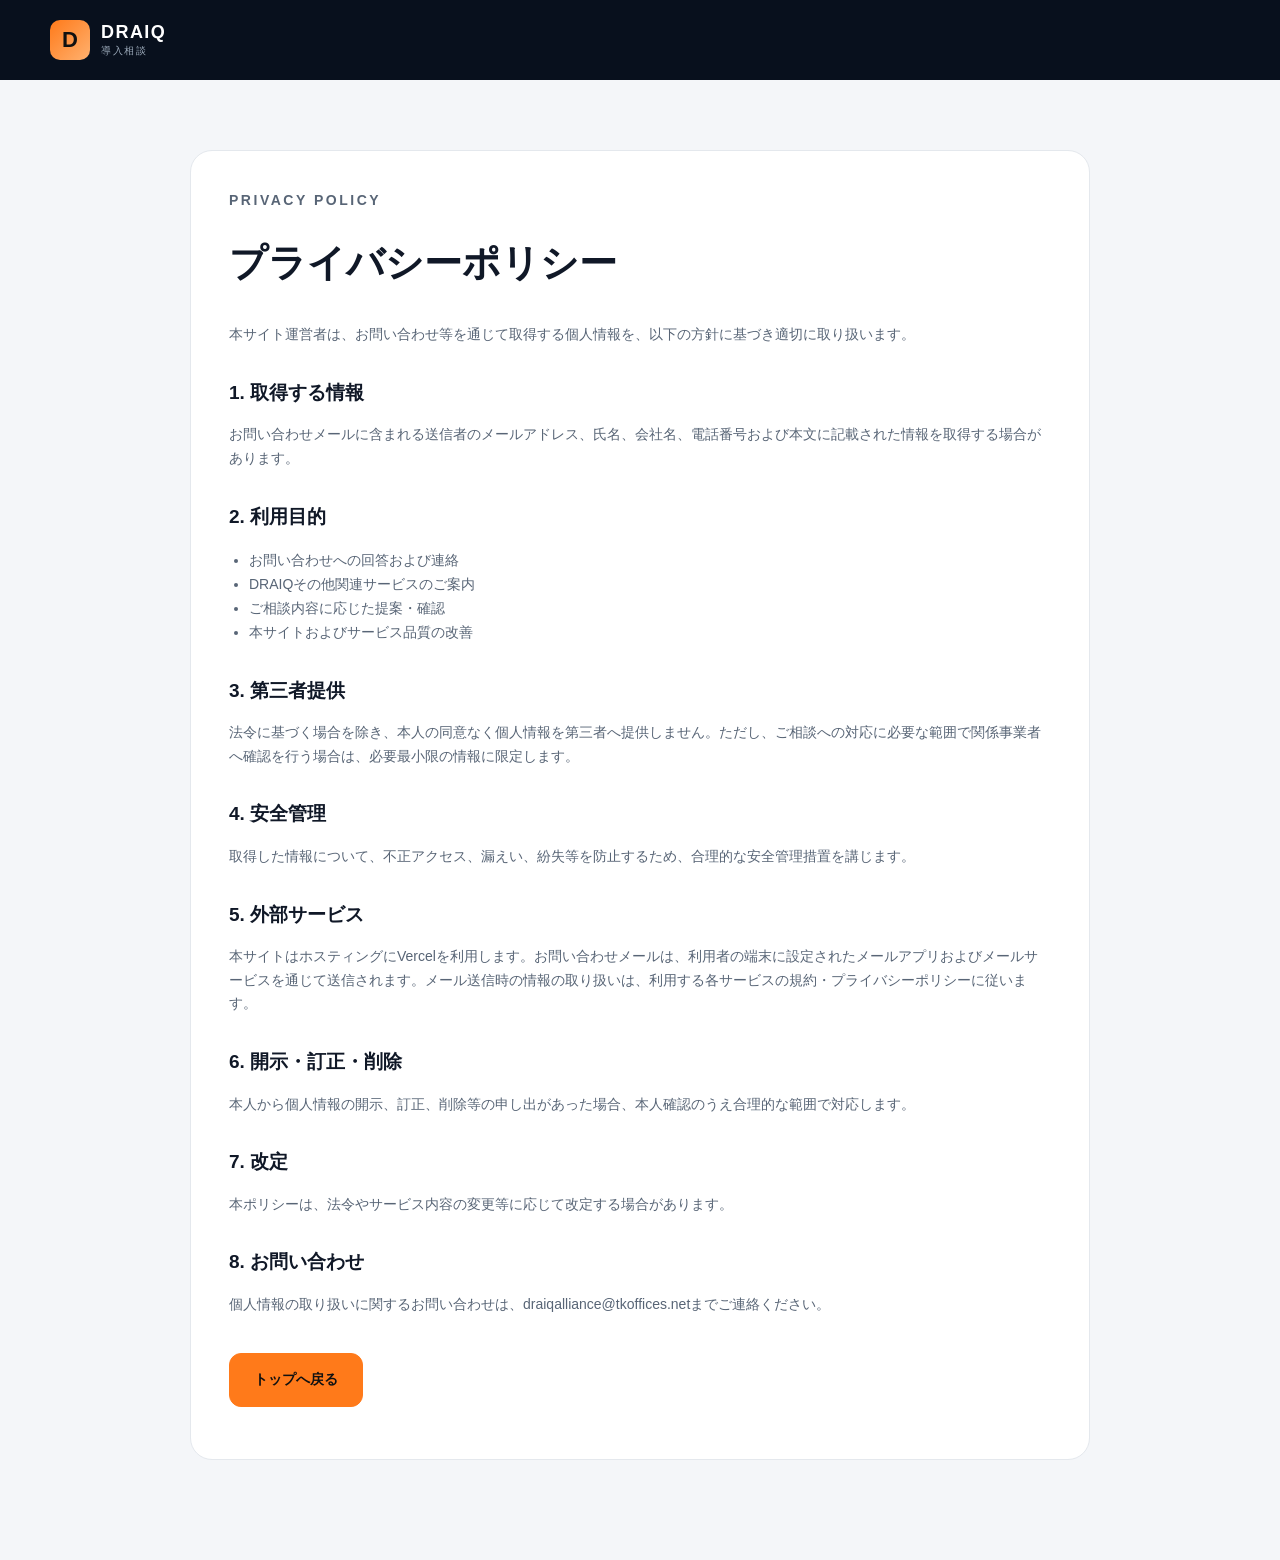
<file: privacy/index.html>
<!doctype html>
<html lang="ja">
<head>
  <meta charset="utf-8">
  <meta name="viewport" content="width=device-width, initial-scale=1">
  <title>プライバシーポリシー｜DRAIQ導入相談</title>
  <meta name="robots" content="index,follow">
  <link rel="stylesheet" href="/css/style.css">
</head>
<body class="policy-page">
  <header class="policy-header">
    <div class="container">
      <a class="brand" href="/">
        <span class="brand-mark">D</span>
        <span class="brand-copy"><strong>DRAIQ</strong><small>導入相談</small></span>
      </a>
    </div>
  </header>
  <main class="policy-main">
    <div class="container">
      <article class="policy-card">
        <p class="eyebrow">PRIVACY POLICY</p>
        <h1>プライバシーポリシー</h1>
        <p>本サイト運営者は、お問い合わせ等を通じて取得する個人情報を、以下の方針に基づき適切に取り扱います。</p>
        <h2>1. 取得する情報</h2><p>お問い合わせメールに含まれる送信者のメールアドレス、氏名、会社名、電話番号および本文に記載された情報を取得する場合があります。</p>
        <h2>2. 利用目的</h2><ul><li>お問い合わせへの回答および連絡</li><li>DRAIQその他関連サービスのご案内</li><li>ご相談内容に応じた提案・確認</li><li>本サイトおよびサービス品質の改善</li></ul>
        <h2>3. 第三者提供</h2><p>法令に基づく場合を除き、本人の同意なく個人情報を第三者へ提供しません。ただし、ご相談への対応に必要な範囲で関係事業者へ確認を行う場合は、必要最小限の情報に限定します。</p>
        <h2>4. 安全管理</h2><p>取得した情報について、不正アクセス、漏えい、紛失等を防止するため、合理的な安全管理措置を講じます。</p>
        <h2>5. 外部サービス</h2><p>本サイトはホスティングにVercelを利用します。お問い合わせメールは、利用者の端末に設定されたメールアプリおよびメールサービスを通じて送信されます。メール送信時の情報の取り扱いは、利用する各サービスの規約・プライバシーポリシーに従います。</p>
        <h2>6. 開示・訂正・削除</h2><p>本人から個人情報の開示、訂正、削除等の申し出があった場合、本人確認のうえ合理的な範囲で対応します。</p>
        <h2>7. 改定</h2><p>本ポリシーは、法令やサービス内容の変更等に応じて改定する場合があります。</p>
        <h2>8. お問い合わせ</h2><p>個人情報の取り扱いに関するお問い合わせは、<a href="mailto:draiqalliance@tkoffices.net">draiqalliance@tkoffices.net</a>までご連絡ください。</p>
        <p class="policy-back-link"><a class="btn" href="/">トップへ戻る</a></p>
      </article>
    </div>
  </main>
</body>
</html>
</file>
<file: css/style.css>
:root{
  --bg:#08101d;
  --bg2:#0d1727;
  --panel:#111d2f;
  --text:#f5f7fb;
  --muted:#98a6b9;
  --line:rgba(255,255,255,.09);
  --orange:#ff7a1a;
  --orange2:#ff9b54;
  --paper:#f5f7fa;
  --ink:#101827;
  --max:1180px;
  --radius:20px;
}
html{scroll-behavior:smooth}
body{margin:0;font-family:Inter,"Noto Sans JP","Yu Gothic",Meiryo,sans-serif;background:#fff;color:var(--ink);line-height:1.7}
*{box-sizing:border-box}
img{max-width:100%;display:block}
a{color:inherit;text-decoration:none}
.hidden{display:none}
.container{width:min(calc(100% - 40px),var(--max));margin:0 auto}
.site-header{position:sticky;top:0;z-index:100;background:rgba(8,16,29,.88);backdrop-filter:blur(16px);border-bottom:1px solid rgba(255,255,255,.08)}
.header-inner{min-height:78px;display:flex;align-items:center;justify-content:space-between;gap:28px;color:#fff}
.brand{display:flex;align-items:center;gap:11px}
.brand-mark{width:40px;height:40px;border-radius:10px;display:grid;place-items:center;background:linear-gradient(135deg,var(--orange),#ffb16f);color:#111;font-weight:900;font-size:22px}
.brand-copy{display:flex;flex-direction:column;line-height:1.05}
.brand-copy strong{font-size:18px;letter-spacing:.08em}
.brand-copy small{margin-top:4px;color:#9aa8b8;font-size:10px;letter-spacing:.15em}
.desktop-nav{display:flex;align-items:center;gap:26px;font-size:13px;color:#b9c3d0}
.desktop-nav a:hover{color:#fff}
.menu-toggle,.mobile-nav{display:none}
.btn{display:inline-flex;align-items:center;justify-content:center;min-height:54px;padding:0 24px;border-radius:12px;background:var(--orange);color:#111;font-weight:800;border:1px solid var(--orange);transition:.2s}
.btn:hover{transform:translateY(-1px);filter:brightness(1.05)}
.btn-small{min-height:42px;padding:0 18px;font-size:13px}
.btn-ghost{background:transparent;color:#fff;border-color:rgba(255,255,255,.22)}
.hero{background:radial-gradient(circle at 80% 20%,rgba(255,122,26,.13),transparent 34%),linear-gradient(180deg,#09111f 0%,#0b1422 100%);color:#fff;padding:98px 0 90px;overflow:hidden}
.hero-grid{display:grid;grid-template-columns:1fr 1fr;gap:56px;align-items:center}
.eyebrow{margin:0 0 18px;color:var(--orange);font-size:12px;font-weight:900;letter-spacing:.18em;text-transform:uppercase}
.hero h1,.section-heading h2,.contact-section h2{margin:0;font-size:clamp(42px,5.8vw,72px);line-height:1.08;letter-spacing:-.045em}
.hero h1 span,.section-heading h2 span{color:var(--orange2)}
.lead{margin:28px 0 0;color:#b5c0ce;font-size:17px}
.hero-actions{display:flex;gap:12px;flex-wrap:wrap;margin-top:34px}
.hero-note{margin-top:18px;font-size:12px;color:#77879b}
.hero-mini-cards{display:grid;grid-template-columns:repeat(3,1fr);gap:12px;margin-top:32px}
.mini-card{padding:18px;border-radius:16px;background:rgba(255,255,255,.05);border:1px solid rgba(255,255,255,.08)}
.mini-card span{display:block;font-size:10px;font-weight:900;color:var(--orange);margin-bottom:6px}
.mini-card strong{display:block;font-size:16px}
.mini-card p{margin:6px 0 0;color:#a8b4c2;font-size:12px;line-height:1.6}
.hero-visual{position:relative}
.hero-visual>img{width:100%;height:620px;object-fit:cover;border-radius:26px;box-shadow:0 26px 70px rgba(0,0,0,.33)}
.floating-panel{position:absolute;left:-26px;bottom:28px;width:min(86%,370px);background:linear-gradient(180deg,rgba(23,36,56,.95),rgba(13,24,40,.96));border:1px solid rgba(255,255,255,.12);border-radius:22px;padding:20px;box-shadow:0 22px 60px rgba(0,0,0,.35)}
.panel-top,.risk-score{display:flex;align-items:center;justify-content:space-between}
.panel-top{font-size:10px;letter-spacing:.16em;color:#8190a3;border-bottom:1px solid var(--line);padding-bottom:14px}
.status-dot{width:8px;height:8px;border-radius:50%;background:var(--orange);box-shadow:0 0 20px var(--orange)}
.risk-score{padding:18px 0 12px}
.risk-score small{display:block;color:#78889c;font-size:11px}
.risk-score strong{display:block;margin-top:3px;font-size:22px;line-height:1.3}
.tag{font-size:11px;font-weight:800;padding:6px 10px;border-radius:999px}
.warning{color:#ffd2b0;background:rgba(255,122,26,.12);border:1px solid rgba(255,122,26,.28)}
.risk-list{display:grid;gap:9px}
.risk-list div{display:grid;grid-template-columns:32px 1fr;align-items:center;gap:10px;padding:12px;background:rgba(255,255,255,.035);border:1px solid var(--line);border-radius:12px}
.risk-list span{color:var(--orange);font-weight:900;font-size:11px}
.risk-list p{margin:0;font-size:13px;color:#d7dee8}
.ticker{overflow:hidden;background:var(--orange);color:#111}
.ticker-track{min-height:48px;display:flex;align-items:center;justify-content:center;gap:22px;white-space:nowrap;font-size:12px;font-weight:900;letter-spacing:.08em}
.ticker i{display:block;width:4px;height:4px;border-radius:50%;background:#111}
.section{padding:110px 0}
.section-dark{background:var(--bg);color:#fff}
.section-soft{background:#f1f4f8}
.section-orange{background:var(--orange);padding:70px 0}
.section-heading{max-width:760px}
.section-heading.narrow{max-width:780px}
.section-heading.center{text-align:center;margin:0 auto 58px}
.section-heading h2{font-size:clamp(34px,4.7vw,58px)}
.section-heading>p:last-child{margin-top:20px;color:#6f7b89}
.section-dark .section-heading>p:last-child{color:#8e9caf}
.risk-layout{display:grid;grid-template-columns:1.1fr .9fr;gap:24px;align-items:stretch;margin-top:46px}
.card-grid{display:grid;gap:18px}
.card-grid.three{grid-template-columns:1fr}
.card{padding:28px;background:#fff;border:1px solid #e6eaf0;border-radius:18px;box-shadow:0 12px 34px rgba(12,26,48,.04)}
.card-number{font-size:11px;font-weight:900;color:var(--orange);letter-spacing:.12em}
.card h3{font-size:22px;line-height:1.45;margin:16px 0 10px}
.card p{margin:0;color:#697586;font-size:14px}
.image-card img{width:100%;height:100%;min-height:100%;object-fit:cover;border-radius:22px}
.quote-panel{margin-top:20px;padding:28px 32px;border-radius:18px;background:var(--ink);color:#fff}
.quote-panel p{margin:0;color:#9ca8b7;font-size:14px}
.quote-panel strong{display:block;margin-top:8px;font-size:20px}
.split{display:grid;grid-template-columns:.82fr 1.18fr;gap:84px}
.sticky{position:sticky;top:118px;align-self:start}
.side-image{margin-top:26px}
.side-image img{border-radius:22px;box-shadow:0 18px 50px rgba(0,0,0,.3)}
.check-list{display:grid;gap:14px}
.check-list article{padding:28px;border:1px solid var(--line);border-radius:18px;background:linear-gradient(180deg,rgba(255,255,255,.04),rgba(255,255,255,.02))}
.check-list span{font-size:10px;font-weight:900;letter-spacing:.15em;color:var(--orange)}
.check-list h3{font-size:23px;margin:10px 0 8px}
.check-list p{margin:0;color:#92a1b4;font-size:14px}
.flow{display:grid;grid-template-columns:1fr auto 1fr auto 1fr;align-items:center;gap:16px;margin:0 auto 56px}
.flow-card{padding:25px;border:1px solid #e4e9ef;border-radius:18px;background:#fff}
.flow-card span{font-size:10px;color:var(--orange);font-weight:900}
.flow-card h3{margin:9px 0 8px}
.flow-card p{margin:0;color:#6b7684;font-size:13px}
.flow-arrow{font-size:20px;color:#a9b3bf}
.feature-grid{display:grid;grid-template-columns:1fr 1fr;gap:14px}
.feature{display:flex;gap:18px;padding:24px;border-radius:16px;background:#f7f9fb;border:1px solid #edf0f4}
.feature-icon{flex:0 0 42px;height:42px;border-radius:10px;display:grid;place-items:center;background:var(--ink);color:var(--orange);font-size:11px;font-weight:900}
.feature h3{margin:0 0 4px;font-size:18px}
.feature p{margin:0;color:#697585;font-size:13px}
.callout{display:grid;grid-template-columns:1.2fr .8fr;gap:60px;align-items:end}
.callout h2{margin:0;font-size:clamp(34px,4.3vw,54px);line-height:1.16;letter-spacing:-.04em}
.callout>p{margin:0;font-size:15px;font-weight:700;max-width:420px}
.eyebrow.dark{color:#1d1d1d}
.case-list{display:grid;grid-template-columns:1fr 1fr;gap:10px;margin-top:48px}
.case-list div{display:flex;align-items:center;gap:18px;padding:19px 20px;border-bottom:1px solid #e1e5ea}
.case-list span{font-size:11px;color:var(--orange);font-weight:900}
.case-list p{margin:0;font-weight:700}
.faq-layout{display:grid;grid-template-columns:.6fr 1.4fr;gap:70px}
.faq-list details{background:#fff;border:1px solid #e1e6ec;border-radius:14px;margin-bottom:10px;padding:0 20px}
.faq-list summary{cursor:pointer;list-style:none;padding:20px 24px 20px 0;font-weight:800;position:relative}
.faq-list summary:after{content:"＋";position:absolute;right:0;color:var(--orange)}
.faq-list details[open] summary:after{content:"−"}
.faq-list p{margin:0;padding:0 0 20px;color:#6a7685;font-size:14px}
.contact-section{background:linear-gradient(180deg,#0b1422,#08101d);color:#fff}
.contact-grid{display:grid;grid-template-columns:.88fr 1.12fr;gap:78px}
.contact-section h2{font-size:clamp(36px,4.7vw,58px)}
.contact-lead{color:#98a6b8;max-width:500px}
.contact-points{margin:28px 0 0;padding:0;list-style:none;display:grid;gap:9px;color:#b9c3cf;font-size:14px}
.contact-points li:before{content:"—";color:var(--orange);margin-right:10px}
.contact-person{margin-top:30px}
.contact-person img{border-radius:20px;max-width:420px;box-shadow:0 16px 50px rgba(0,0,0,.25)}
.contact-email{padding:28px;background:#111d2f;border:1px solid var(--line);border-radius:20px}
.contact-email-button{width:100%;margin-top:4px}
.contact-email-note{text-align:center;color:#718196;font-size:11px;margin:10px 0 0}
.footer{background:#050b13;color:#8290a2;padding:34px 0;border-top:1px solid rgba(255,255,255,.06)}
.footer-inner{display:grid;grid-template-columns:1fr auto auto;align-items:center;gap:30px;font-size:11px}
.footer-brand{color:#fff}
.thanks-page{background:linear-gradient(180deg,#09111f,#0b1422);min-height:100vh;display:grid;place-items:center;padding:24px}
.thanks-wrap{width:min(100%,740px)}
.thanks-card{padding:42px;border-radius:26px;background:#fff;box-shadow:0 30px 90px rgba(0,0,0,.22);text-align:center}
.thanks-brand{justify-content:center;margin-bottom:22px}
.thanks-card h1{margin:0 0 12px;font-size:38px;line-height:1.2}
.thanks-card p{color:#6b7686}
.official-note{width:min(calc(100% - 40px),var(--max));margin:0 auto;padding:22px 26px;border:1px solid #e3e8ee;border-radius:18px;display:flex;align-items:center;justify-content:space-between;gap:24px;background:#fff}
.official-note span{font-size:10px;font-weight:900;letter-spacing:.14em;color:var(--orange)}
.official-note p{margin:5px 0 0;color:#6c7887;font-size:13px}
.official-note a{font-size:13px;font-weight:800;white-space:nowrap;color:#162235}
.service-disclaimer{margin-top:28px;padding:18px 20px;border:1px solid rgba(255,255,255,.09);border-radius:14px;color:#91a0b2;background:rgba(255,255,255,.025)}
.service-disclaimer strong{display:block;color:#d7dee8;font-size:12px;margin-bottom:5px}
.service-disclaimer p{margin:0;font-size:11px;line-height:1.7}
.footer-links{display:flex;gap:18px;flex-wrap:wrap}
.footer-links a{text-decoration:underline;text-underline-offset:3px}
.mobile-sticky-cta{display:none}
.policy-page{background:#f4f6f9;min-height:100vh}
.policy-header{background:#08101d;color:#fff;padding:20px 0}
.policy-main{padding:70px 0 100px}
.policy-card{background:#fff;border:1px solid #e4e8ed;border-radius:22px;padding:38px;max-width:900px;margin:0 auto}
.policy-card h1{margin:0 0 28px;font-size:38px}
.policy-card h2{font-size:19px;margin:30px 0 8px}
.policy-back-link{margin-top:36px}
.policy-card p,.policy-card li{font-size:14px;color:#586576}
.policy-card ul{padding-left:20px}
.error-page{background:#08101d;color:#fff;min-height:100vh;display:grid;place-items:center;padding:24px;text-align:center}
.error-card{max-width:620px}
.error-card .code{font-size:88px;font-weight:900;color:var(--orange);line-height:1}
.error-card h1{font-size:32px}
.error-card p{color:#98a6b9}
:focus-visible{outline:3px solid rgba(255,122,26,.5);outline-offset:3px}
section{scroll-margin-top:82px}
.hero-copy{position:relative;z-index:2}
.hero-visual:after{content:"";position:absolute;inset:0;border-radius:26px;box-shadow:inset 0 0 0 1px rgba(255,255,255,.08);pointer-events:none}
.card,.check-list article,.flow-card,.feature,.official-note,.selfcheck-card{transition:transform .22s ease,box-shadow .22s ease,border-color .22s ease}
.card:hover,.check-list article:hover,.flow-card:hover,.feature:hover{transform:translateY(-3px)}
.official-section{padding:32px 0 0;background:#fff}
.selfcheck-section{background:radial-gradient(circle at 10% 20%,rgba(255,122,26,.09),transparent 30%),#0b1422;color:#fff}
.selfcheck-grid{display:grid;grid-template-columns:.78fr 1.22fr;gap:70px;align-items:start}
.selfcheck-section .section-heading>p:last-child{color:#9aa8b8}
.selfcheck-card{padding:28px;border-radius:22px;background:#111d2f;border:1px solid rgba(255,255,255,.09);box-shadow:0 22px 60px rgba(0,0,0,.25)}
.check-item{display:grid;grid-template-columns:24px 1fr;gap:13px;align-items:flex-start;padding:16px 0;border-bottom:1px solid rgba(255,255,255,.07);cursor:pointer;color:#d7dee8;font-size:14px}
.check-item:first-child{padding-top:0}
.check-item input{width:20px;height:20px;margin:2px 0 0;accent-color:var(--orange);cursor:pointer}
.selfcheck-result{margin-top:22px;padding:20px;border-radius:16px;background:#0a1422;border:1px solid rgba(255,122,26,.22)}
.selfcheck-result span{display:block;color:#8f9daf;font-size:11px;font-weight:800}
.selfcheck-result strong{display:block;margin:3px 0 8px;font-size:30px;color:var(--orange)}
.selfcheck-result p{margin:0;color:#bec8d4;font-size:13px}
.selfcheck-cta{width:100%;margin-top:14px}
.footer-inner{grid-template-columns:auto 1fr auto auto}
.footer-links{justify-self:center}
.footer p{margin:0}
.mobile-sticky-cta{padding-bottom:env(safe-area-inset-bottom)}
@media (max-width:980px){.hero-grid,.split,.faq-layout,.contact-grid,.callout,.risk-layout{grid-template-columns:1fr;gap:38px}.sticky{position:static}.hero-visual>img{height:500px}.floating-panel{position:relative;left:auto;bottom:auto;margin-top:-60px;margin-left:18px}.flow{grid-template-columns:1fr}.flow-arrow{transform:rotate(90deg);justify-self:center}.feature-grid,.case-list{grid-template-columns:1fr}.footer-inner{grid-template-columns:1fr}.selfcheck-grid{grid-template-columns:1fr;gap:34px}.footer-links{justify-self:start}}
@media (max-width:760px){.container{width:min(calc(100% - 28px),var(--max))}.desktop-nav{display:none}.menu-toggle{display:inline-flex;align-items:center;justify-content:center;min-height:40px;padding:0 14px;background:none;border:1px solid rgba(255,255,255,.18);border-radius:10px;color:#fff;font-weight:800}.mobile-nav{display:none;flex-direction:column;gap:0;background:#0b1422;border-top:1px solid rgba(255,255,255,.08)}.mobile-nav.open{display:flex}.mobile-nav a{padding:16px 20px;color:#d4dde8;border-bottom:1px solid rgba(255,255,255,.05)}.hero{padding:72px 0 64px}.hero h1{font-size:clamp(38px,11vw,48px)}.hero h1 br{display:none}.lead{font-size:15px}.hero-actions{display:grid}.btn{width:100%}.hero-mini-cards{grid-template-columns:1fr}.floating-panel{width:calc(100% - 18px);margin-left:9px;margin-top:-42px}.hero-visual>img{height:360px}.section{padding:76px 0}.section-orange{padding:56px 0}.section-heading h2,.contact-section h2{font-size:clamp(32px,9.5vw,40px)}.card{padding:23px}.quote-panel{padding:24px}.quote-panel strong{font-size:17px}.contact-email{padding:20px}.footer{padding-bottom:80px}.official-note{width:min(calc(100% - 28px),var(--max));flex-direction:column;align-items:flex-start}.official-note a{width:100%;padding:12px 14px;border-radius:10px;background:#f3f5f8}.mobile-sticky-cta{display:flex;position:fixed;left:14px;right:14px;bottom:12px;z-index:120;align-items:center;justify-content:center;height:50px;border-radius:12px;background:var(--orange);color:#111;font-weight:900;box-shadow:0 12px 35px rgba(0,0,0,.25)}.policy-main{padding:42px 0 90px}.policy-card{padding:24px}.policy-card h1{font-size:30px}.hero-note{line-height:1.7}.selfcheck-card{padding:20px}.check-item{font-size:13px}.official-section{padding-top:20px}body{padding-bottom:74px}}
@media (prefers-reduced-motion:reduce){html{scroll-behavior:auto}*,*:before,*:after{transition:none!important;animation:none!important}}
</file>
